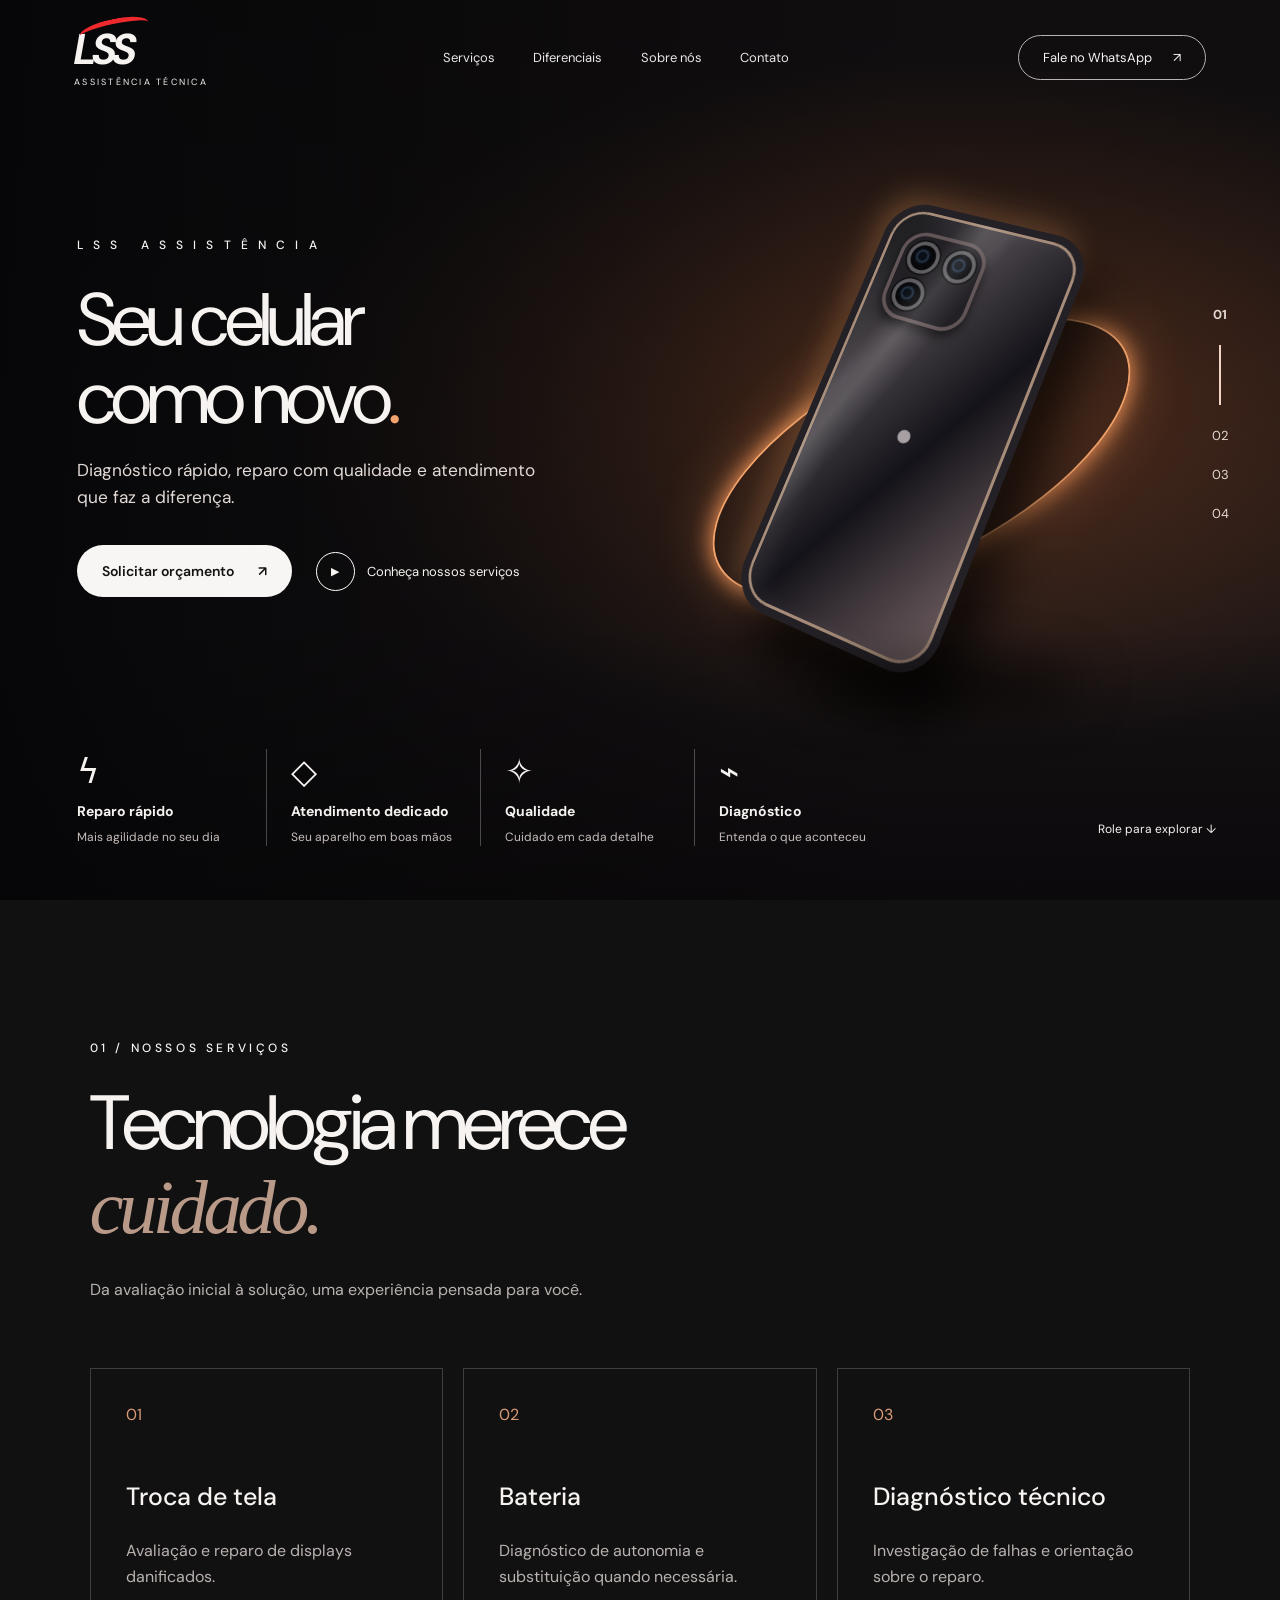
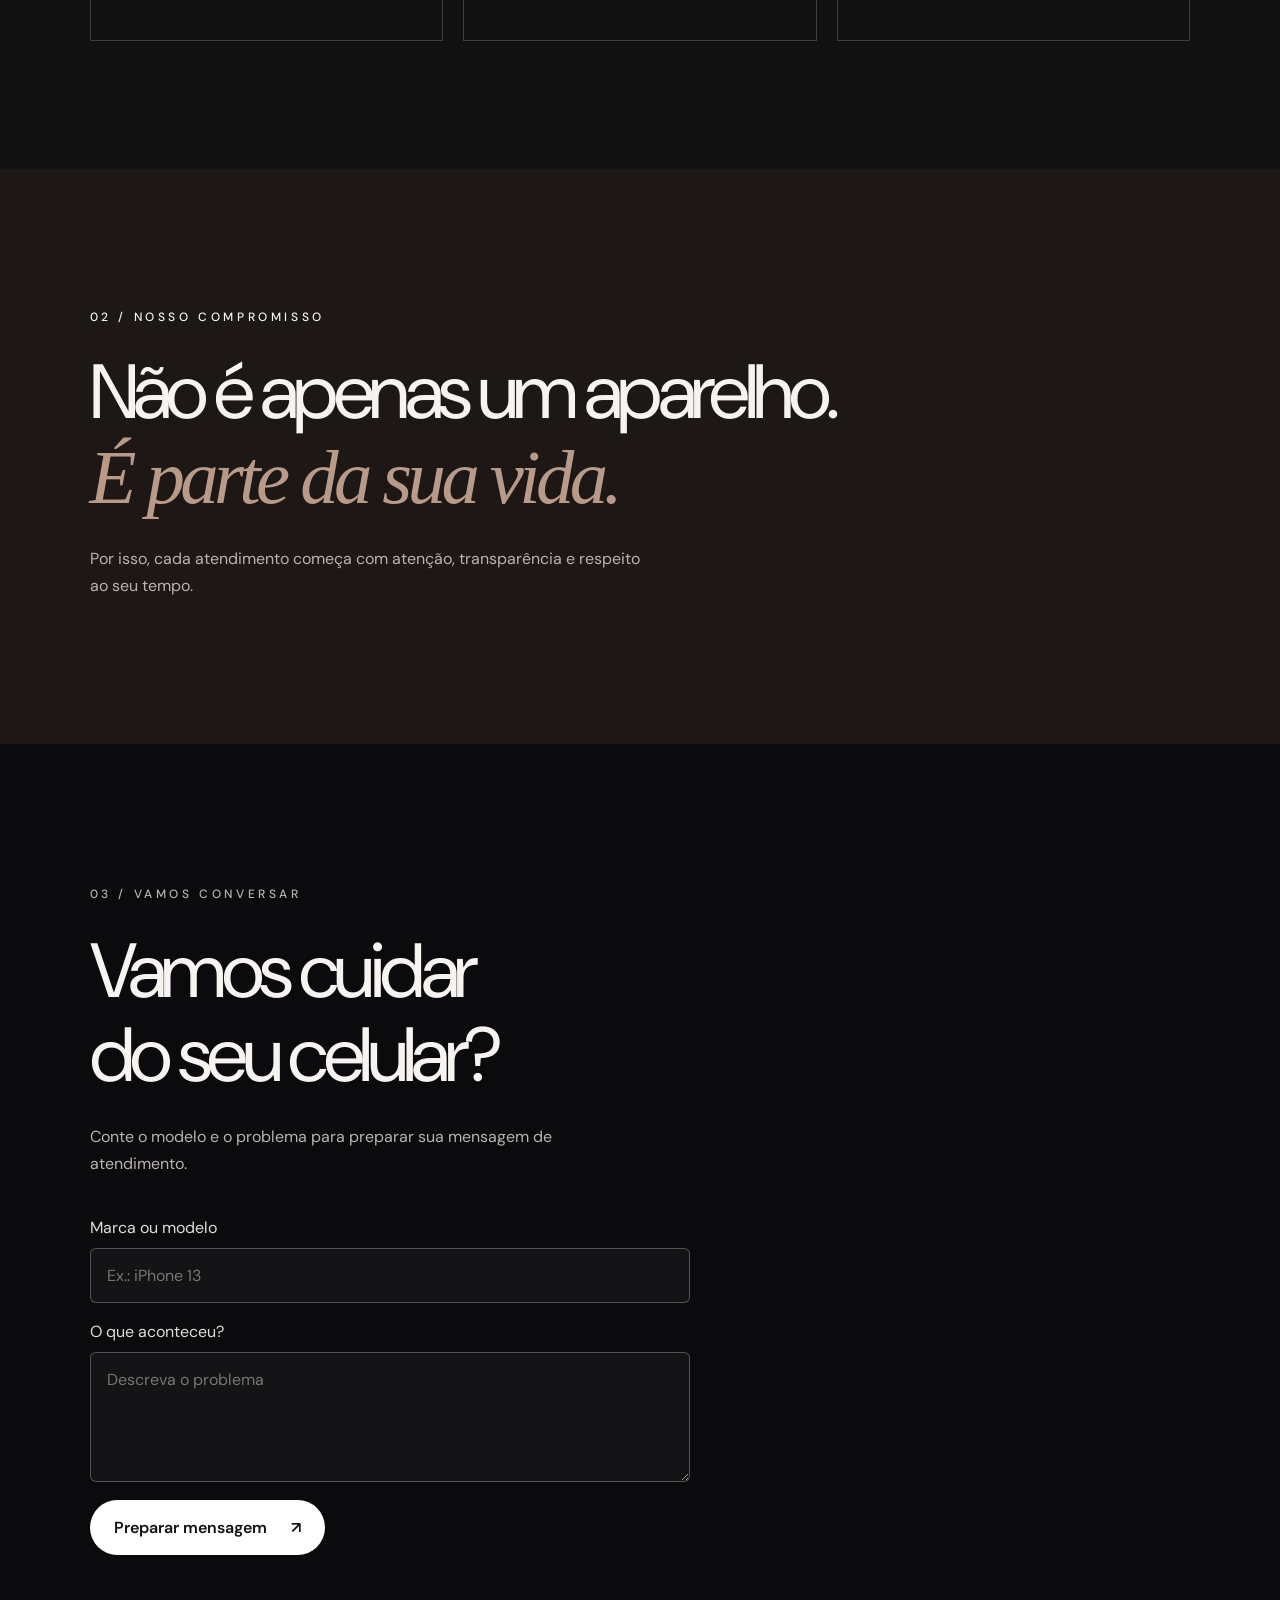
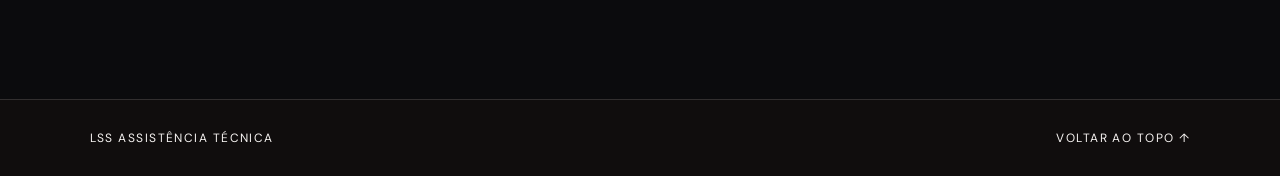
<file: index.html>
<!doctype html><html lang="pt-BR"><head><meta charset="utf-8"><meta name="viewport" content="width=device-width,initial-scale=1"><meta name="theme-color" content="#100d0d"><meta name="description" content="LSS Assistência Técnica — diagnóstico e reparo de celulares."><title>LSS | Assistência Técnica</title><link rel="preconnect" href="https://fonts.googleapis.com"><link rel="preconnect" href="https://fonts.gstatic.com" crossorigin><link href="https://fonts.googleapis.com/css2?family=DM+Sans:wght@400;500;600;700&display=swap" rel="stylesheet"><link rel="stylesheet" href="./style.css"></head><body><header class="header"><a class="logo" href="#inicio" aria-label="LSS início"><strong>LSS<span class="arc"></span></strong><small>ASSISTÊNCIA TÉCNICA</small></a><nav aria-label="Menu principal"><a href="#servicos">Serviços</a><a href="#diferenciais">Diferenciais</a><a href="#sobre">Sobre nós</a><a href="#contato">Contato</a></nav><a class="outline" href="#contato">Fale no WhatsApp <span>↗</span></a></header><main><section class="hero" id="inicio"><div class="landscape" aria-hidden="true"></div><div class="shade" aria-hidden="true"></div><div class="hero-copy"><p class="eyebrow">L S S &nbsp; A S S I S T Ê N C I A</p><h1>Seu celular<br>como novo<span>.</span></h1><p class="lead">Diagnóstico rápido, reparo com qualidade e atendimento que faz a diferença.</p><div class="actions"><a class="primary" href="#contato">Solicitar orçamento <span>↗</span></a><a class="secondary" href="#servicos"><span class="play">▶</span> Conheça nossos serviços</a></div></div><div class="phone-scene" aria-hidden="true"><div class="orbit"></div><div class="phone"><div class="camera"><i></i><i></i><i></i></div><div class="brand-mark">●</div><div class="phone-shine"></div></div><div class="phone-shadow"></div></div><div class="scene-index"><b>01</b><i></i><span>02</span><span>03</span><span>04</span></div><div class="benefits" id="diferenciais"><div><span class="symbol">ϟ</span><strong>Reparo rápido</strong><small>Mais agilidade no seu dia</small></div><div><span class="symbol">◇</span><strong>Atendimento dedicado</strong><small>Seu aparelho em boas mãos</small></div><div><span class="symbol">✧</span><strong>Qualidade</strong><small>Cuidado em cada detalhe</small></div><div><span class="symbol">⌁</span><strong>Diagnóstico</strong><small>Entenda o que aconteceu</small></div></div><a class="scroll" href="#servicos">Role para explorar ↓</a></section><section class="services" id="servicos"><div class="section-heading"><p class="eyebrow">01 / NOSSOS SERVIÇOS</p><h2>Tecnologia merece<br><em>cuidado.</em></h2><p>Da avaliação inicial à solução, uma experiência pensada para você.</p></div><div class="service-grid"><article><span>01</span><h3>Troca de tela</h3><p>Avaliação e reparo de displays danificados.</p></article><article><span>02</span><h3>Bateria</h3><p>Diagnóstico de autonomia e substituição quando necessária.</p></article><article><span>03</span><h3>Diagnóstico técnico</h3><p>Investigação de falhas e orientação sobre o reparo.</p></article></div></section><section class="about" id="sobre"><p class="eyebrow">02 / NOSSO COMPROMISSO</p><h2>Não é apenas um aparelho.<br><em>É parte da sua vida.</em></h2><p>Por isso, cada atendimento começa com atenção, transparência e respeito ao seu tempo.</p></section><section class="contact" id="contato"><p class="eyebrow">03 / VAMOS CONVERSAR</p><h2>Vamos cuidar<br>do seu celular?</h2><p>Conte o modelo e o problema para preparar sua mensagem de atendimento.</p><form id="form"><label>Marca ou modelo<input name="modelo" required placeholder="Ex.: iPhone 13"></label><label>O que aconteceu?<textarea name="problema" required placeholder="Descreva o problema"></textarea></label><button type="submit">Preparar mensagem <span>↗</span></button></form><p id="message" role="status"></p></section></main><footer><span>LSS ASSISTÊNCIA TÉCNICA</span><a href="#inicio">VOLTAR AO TOPO ↑</a></footer><script src="./script.js" defer></script></body></html>
</file>
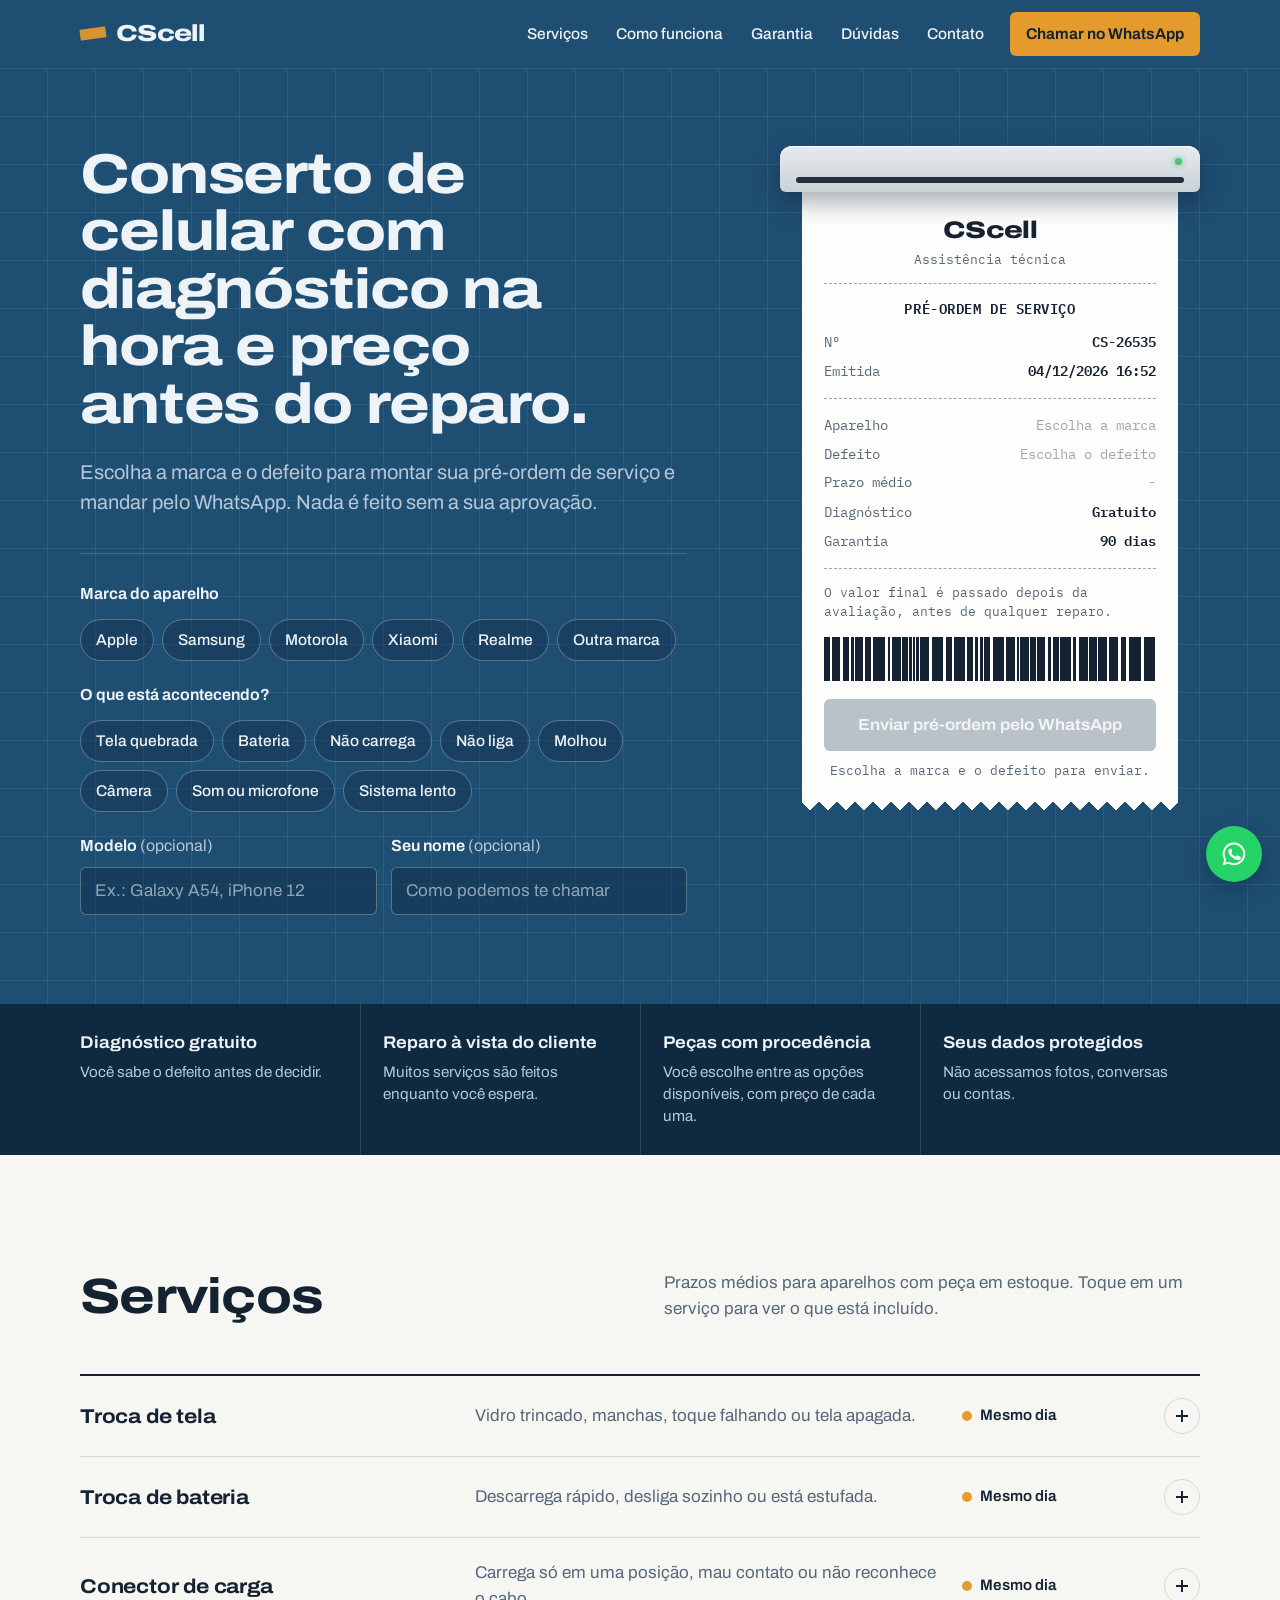
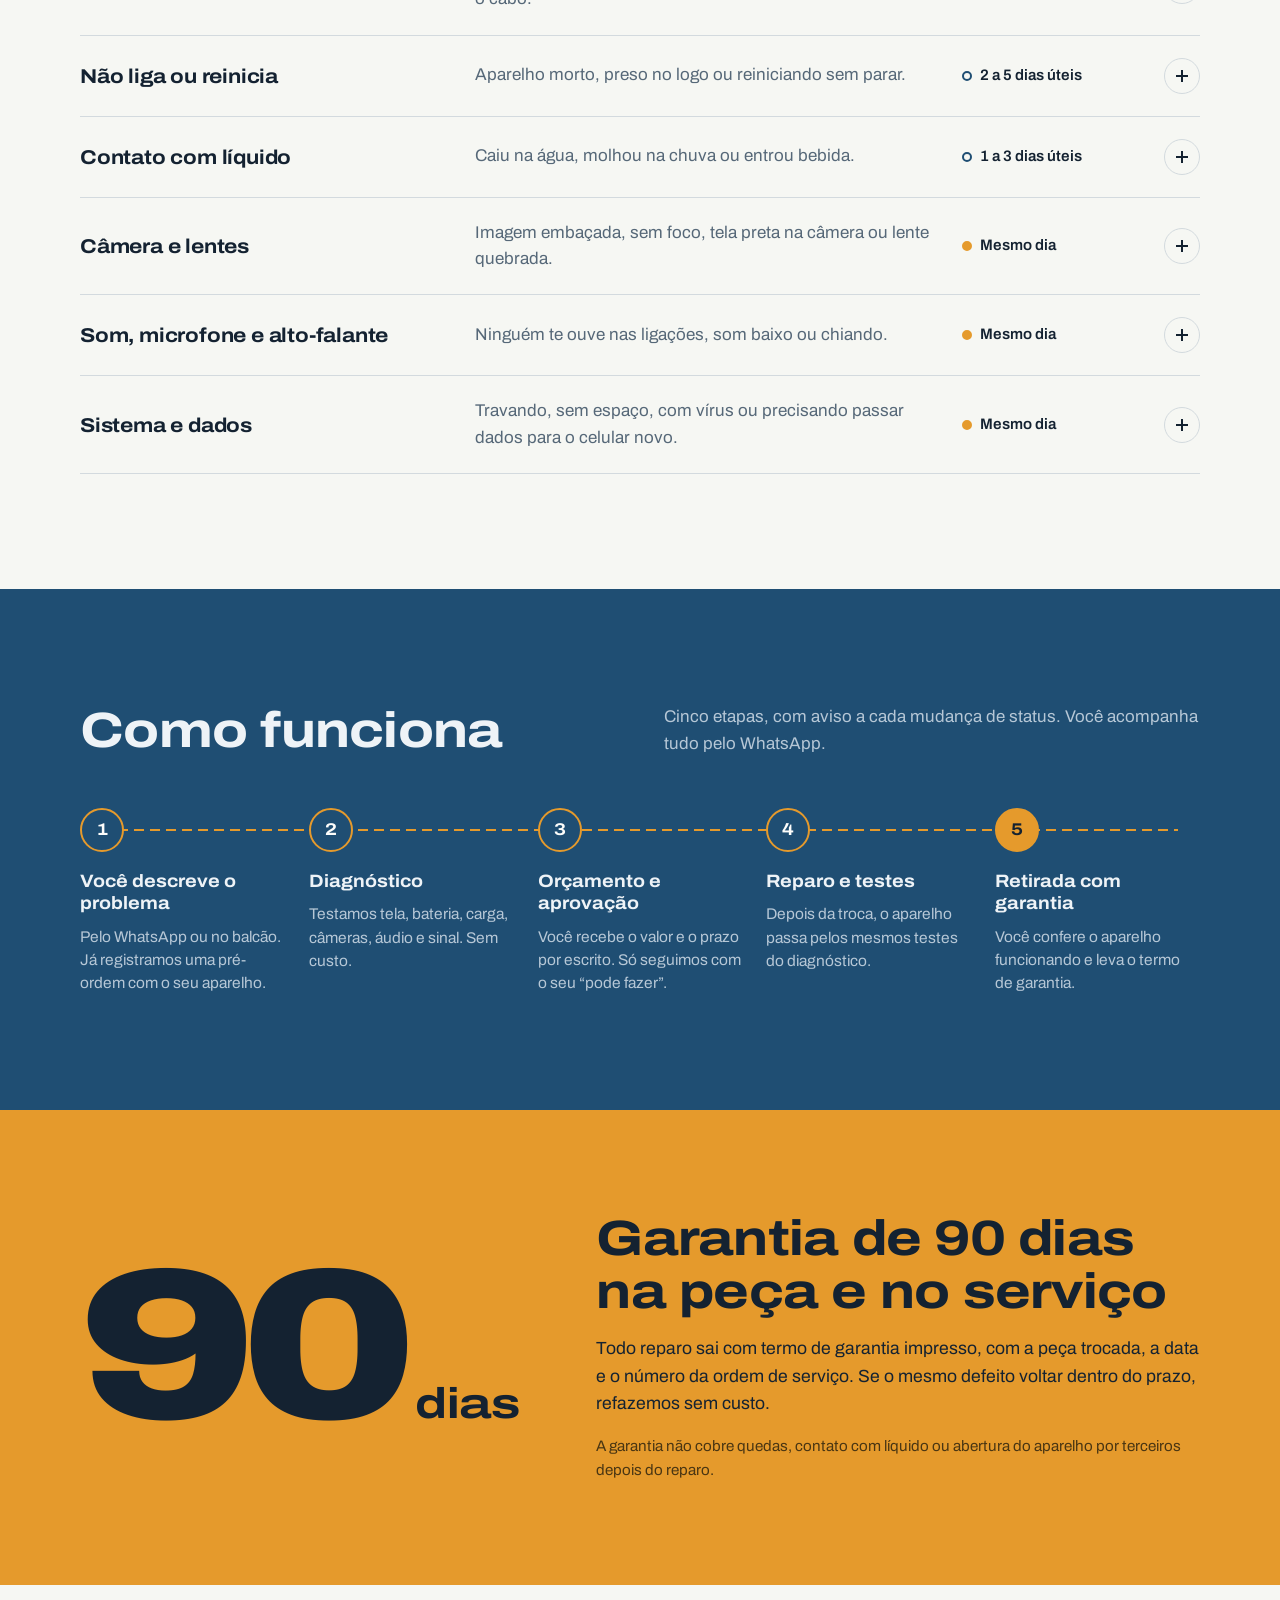
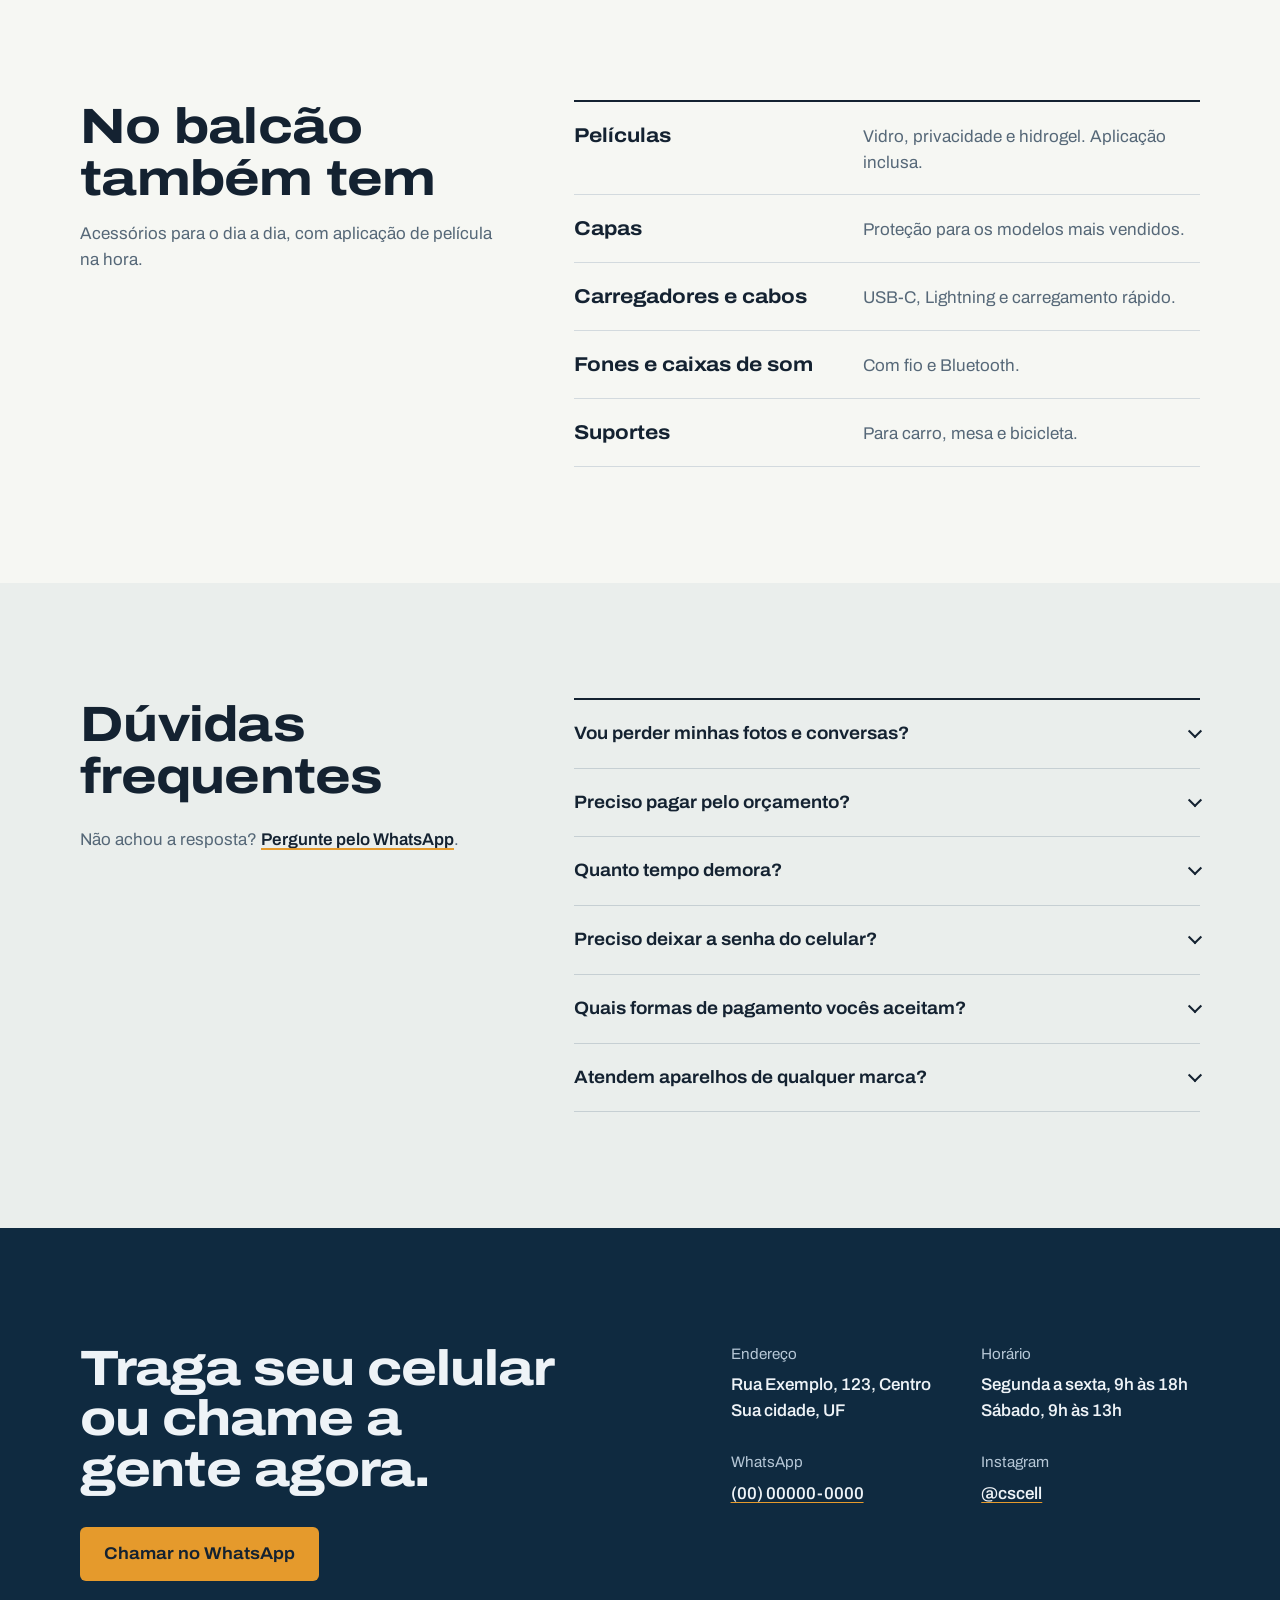
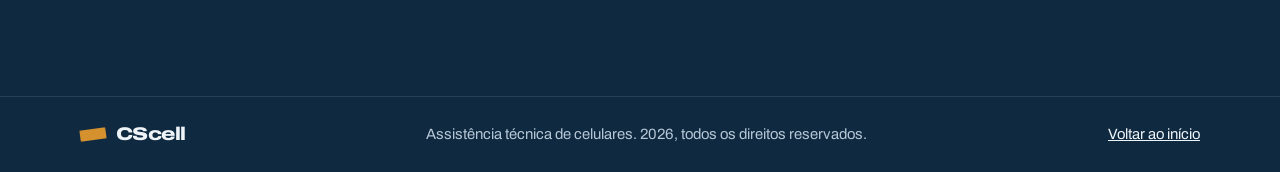
<file: cscell/index.html>
<!doctype html>
<html lang="pt-BR">
<head>
  <meta charset="utf-8">
  <meta name="viewport" content="width=device-width, initial-scale=1">
  <title>CScell | Assistência técnica de celulares</title>
  <meta name="description" content="CScell: conserto de celulares com diagnóstico gratuito, orçamento antes do reparo e garantia de 90 dias. Monte sua pré-ordem de serviço e envie pelo WhatsApp.">
  <meta name="theme-color" content="#1f4e73">
  <meta property="og:title" content="CScell | Assistência técnica de celulares">
  <meta property="og:description" content="Diagnóstico gratuito, orçamento antes do reparo e garantia de 90 dias.">
  <meta property="og:type" content="website">
  <link rel="icon" href="data:image/svg+xml,%3Csvg xmlns='http://www.w3.org/2000/svg' viewBox='0 0 32 32'%3E%3Crect width='32' height='32' rx='6' fill='%231f4e73'/%3E%3Crect x='7' y='13' width='18' height='6' fill='%23e59a2c'/%3E%3C/svg%3E">
  <link rel="preconnect" href="https://fonts.googleapis.com">
  <link rel="preconnect" href="https://fonts.gstatic.com" crossorigin>
  <link href="https://fonts.googleapis.com/css2?family=Archivo:wdth,wght@62..125,300..900&family=IBM+Plex+Mono:wght@400;500;600&display=swap" rel="stylesheet">
  <link rel="stylesheet" href="./style.css">
</head>
<body>
  <a class="skip" href="#conteudo">Pular para o conteúdo</a>

  <header class="topbar">
    <div class="wrap topbar__inner">
      <a class="brand" href="#inicio" aria-label="CScell, voltar ao início">
        <span class="brand__tape" aria-hidden="true"></span>
        <span class="brand__name">CScell</span>
      </a>
      <button class="menu-toggle" type="button" aria-expanded="false" aria-controls="menu">
        <span class="menu-toggle__bars" aria-hidden="true"></span>
        <span class="menu-toggle__label">Menu</span>
      </button>
      <nav id="menu" class="menu" aria-label="Menu principal">
        <a href="#servicos">Serviços</a>
        <a href="#como-funciona">Como funciona</a>
        <a href="#garantia">Garantia</a>
        <a href="#duvidas">Dúvidas</a>
        <a href="#contato">Contato</a>
        <a class="menu__cta" data-wa href="#contato">Chamar no WhatsApp</a>
      </nav>
    </div>
  </header>

  <main id="conteudo">
    <!-- HERO + ORÇAMENTO -->
    <section class="bench" id="inicio" aria-labelledby="titulo">
      <div class="wrap bench__grid">
        <div class="bench__intro">
          <h1 id="titulo" class="display">Conserto de celular com diagnóstico na hora e preço antes do reparo.</h1>
          <p class="lead">Escolha a marca e o defeito para montar sua pré-ordem de serviço e mandar pelo WhatsApp. Nada é feito sem a sua aprovação.</p>

          <form class="picker" id="orcamento" novalidate>
            <fieldset class="picker__group">
              <legend>Marca do aparelho</legend>
              <div class="chips" id="brand-chips"></div>
            </fieldset>

            <fieldset class="picker__group">
              <legend>O que está acontecendo?</legend>
              <div class="chips" id="issue-chips"></div>
            </fieldset>

            <div class="picker__row">
              <label class="field">
                <span class="field__label">Modelo <span class="field__hint">(opcional)</span></span>
                <input type="text" id="model" name="model" autocomplete="off" maxlength="40" placeholder="Ex.: Galaxy A54, iPhone 12">
              </label>
              <label class="field">
                <span class="field__label">Seu nome <span class="field__hint">(opcional)</span></span>
                <input type="text" id="name" name="name" autocomplete="given-name" maxlength="40" placeholder="Como podemos te chamar">
              </label>
            </div>
          </form>
        </div>

        <div class="printer" aria-live="polite">
          <div class="printer__head" aria-hidden="true">
            <span class="printer__led"></span>
            <span class="printer__slot"></span>
          </div>
          <div class="printer__paper">
            <article class="ticket" id="ticket" aria-label="Pré-ordem de serviço">
              <header class="ticket__head">
                <strong>CScell</strong>
                <span>Assistência técnica</span>
              </header>
              <hr class="ticket__cut">
              <p class="ticket__title">Pré-ordem de serviço</p>
              <dl class="ticket__meta">
                <div><dt>Nº</dt><dd id="t-protocol">CS-00000</dd></div>
                <div><dt>Emitida</dt><dd id="t-date">--/--/---- --:--</dd></div>
              </dl>
              <hr class="ticket__cut">
              <dl class="ticket__lines">
                <div data-line="device"><dt>Aparelho</dt><dd id="t-device">Escolha a marca</dd></div>
                <div data-line="issue"><dt>Defeito</dt><dd id="t-issue">Escolha o defeito</dd></div>
                <div data-line="time"><dt>Prazo médio</dt><dd id="t-time">-</dd></div>
                <div><dt>Diagnóstico</dt><dd>Gratuito</dd></div>
                <div><dt>Garantia</dt><dd><span data-cfg="garantiaDias">90</span> dias</dd></div>
              </dl>
              <hr class="ticket__cut">
              <p class="ticket__note" id="t-note">O valor final é passado depois da avaliação, antes de qualquer reparo.</p>
              <div class="ticket__barcode" aria-hidden="true" id="t-barcode"></div>
              <a class="btn btn--ink ticket__send" id="send-order" target="_blank" rel="noopener" aria-disabled="true">Enviar pré-ordem pelo WhatsApp</a>
              <p class="ticket__status" id="t-status" role="status"></p>
            </article>
          </div>
        </div>
      </div>
    </section>

    <!-- FAIXA DE COMPROMISSOS -->
    <section class="pledges" aria-label="Compromissos">
      <ul class="wrap pledges__list">
        <li><strong>Diagnóstico gratuito</strong><span>Você sabe o defeito antes de decidir.</span></li>
        <li><strong>Reparo à vista do cliente</strong><span>Muitos serviços são feitos enquanto você espera.</span></li>
        <li><strong>Peças com procedência</strong><span>Você escolhe entre as opções disponíveis, com preço de cada uma.</span></li>
        <li><strong>Seus dados protegidos</strong><span>Não acessamos fotos, conversas ou contas.</span></li>
      </ul>
    </section>

    <!-- SERVIÇOS -->
    <section class="section services" id="servicos" aria-labelledby="servicos-titulo">
      <div class="wrap">
        <div class="section__head">
          <h2 id="servicos-titulo" class="heading">Serviços</h2>
          <p class="section__intro">Prazos médios para aparelhos com peça em estoque. Toque em um serviço para ver o que está incluído.</p>
        </div>
        <div class="service-table" id="service-list" role="list"></div>
      </div>
    </section>

    <!-- COMO FUNCIONA -->
    <section class="section process" id="como-funciona" aria-labelledby="processo-titulo">
      <div class="wrap">
        <div class="section__head">
          <h2 id="processo-titulo" class="heading">Como funciona</h2>
          <p class="section__intro">Cinco etapas, com aviso a cada mudança de status. Você acompanha tudo pelo WhatsApp.</p>
        </div>
        <ol class="track">
          <li class="track__step">
            <span class="track__node" aria-hidden="true">1</span>
            <h3>Você descreve o problema</h3>
            <p>Pelo WhatsApp ou no balcão. Já registramos uma pré-ordem com o seu aparelho.</p>
          </li>
          <li class="track__step">
            <span class="track__node" aria-hidden="true">2</span>
            <h3>Diagnóstico</h3>
            <p>Testamos tela, bateria, carga, câmeras, áudio e sinal. Sem custo.</p>
          </li>
          <li class="track__step">
            <span class="track__node" aria-hidden="true">3</span>
            <h3>Orçamento e aprovação</h3>
            <p>Você recebe o valor e o prazo por escrito. Só seguimos com o seu “pode fazer”.</p>
          </li>
          <li class="track__step">
            <span class="track__node" aria-hidden="true">4</span>
            <h3>Reparo e testes</h3>
            <p>Depois da troca, o aparelho passa pelos mesmos testes do diagnóstico.</p>
          </li>
          <li class="track__step">
            <span class="track__node" aria-hidden="true">5</span>
            <h3>Retirada com garantia</h3>
            <p>Você confere o aparelho funcionando e leva o termo de garantia.</p>
          </li>
        </ol>
      </div>
    </section>

    <!-- GARANTIA -->
    <section class="warranty" id="garantia" aria-labelledby="garantia-titulo">
      <div class="wrap warranty__grid">
        <p class="warranty__big" aria-hidden="true"><span data-cfg="garantiaDias">90</span><small>dias</small></p>
        <div class="warranty__copy">
          <h2 id="garantia-titulo" class="heading">Garantia de <span data-cfg="garantiaDias">90</span> dias na peça e no serviço</h2>
          <p>Todo reparo sai com termo de garantia impresso, com a peça trocada, a data e o número da ordem de serviço. Se o mesmo defeito voltar dentro do prazo, refazemos sem custo.</p>
          <p class="warranty__fine">A garantia não cobre quedas, contato com líquido ou abertura do aparelho por terceiros depois do reparo.</p>
        </div>
      </div>
    </section>

    <!-- BALCÃO / ACESSÓRIOS -->
    <section class="section counter" aria-labelledby="balcao-titulo">
      <div class="wrap counter__grid">
        <div>
          <h2 id="balcao-titulo" class="heading">No balcão também tem</h2>
          <p class="section__intro">Acessórios para o dia a dia, com aplicação de película na hora.</p>
        </div>
        <ul class="counter__list">
          <li><strong>Películas</strong><span>Vidro, privacidade e hidrogel. Aplicação inclusa.</span></li>
          <li><strong>Capas</strong><span>Proteção para os modelos mais vendidos.</span></li>
          <li><strong>Carregadores e cabos</strong><span>USB-C, Lightning e carregamento rápido.</span></li>
          <li><strong>Fones e caixas de som</strong><span>Com fio e Bluetooth.</span></li>
          <li><strong>Suportes</strong><span>Para carro, mesa e bicicleta.</span></li>
        </ul>
      </div>
    </section>

    <!-- DÚVIDAS -->
    <section class="section faq" id="duvidas" aria-labelledby="duvidas-titulo">
      <div class="wrap faq__grid">
        <div class="section__head section__head--stack">
          <h2 id="duvidas-titulo" class="heading">Dúvidas frequentes</h2>
          <p class="section__intro">Não achou a resposta? <a data-wa href="#contato">Pergunte pelo WhatsApp</a>.</p>
        </div>
        <div class="faq__list">
          <details>
            <summary>Vou perder minhas fotos e conversas?</summary>
            <p>Na maioria dos reparos, como tela, bateria e conector, os dados continuam no aparelho. Quando o serviço envolve o sistema, avisamos antes e ajudamos a fazer o backup.</p>
          </details>
          <details>
            <summary>Preciso pagar pelo orçamento?</summary>
            <p>Não. O diagnóstico é gratuito e você só paga se aprovar o reparo.</p>
          </details>
          <details>
            <summary>Quanto tempo demora?</summary>
            <p>Troca de tela, bateria e conector costumam sair no mesmo dia quando a peça está em estoque. Reparos de placa e aparelhos molhados levam de 1 a 5 dias úteis. O prazo exato vem junto com o orçamento.</p>
          </details>
          <details>
            <summary>Preciso deixar a senha do celular?</summary>
            <p>Só quando é necessário para testar o funcionamento depois do reparo. Se preferir, os testes podem ser feitos na sua frente, na retirada.</p>
          </details>
          <details>
            <summary>Quais formas de pagamento vocês aceitam?</summary>
            <p>Pix, dinheiro e cartões de débito e crédito, com parcelamento no crédito.</p>
          </details>
          <details>
            <summary>Atendem aparelhos de qualquer marca?</summary>
            <p>Sim. Trabalhamos com Apple, Samsung, Motorola, Xiaomi, Realme e outras marcas. Se a peça do seu modelo não estiver em estoque, encomendamos e informamos o prazo.</p>
          </details>
        </div>
      </div>
    </section>

    <!-- CONTATO -->
    <section class="contact" id="contato" aria-labelledby="contato-titulo">
      <div class="wrap contact__grid">
        <div>
          <h2 id="contato-titulo" class="display display--contact">Traga seu celular ou chame a gente agora.</h2>
          <a class="btn btn--tape" data-wa href="#contato">Chamar no WhatsApp</a>
        </div>
        <dl class="contact__info">
          <div>
            <dt>Endereço</dt>
            <dd><span data-cfg="endereco">Rua Exemplo, 123, Centro</span><br><span data-cfg="cidade">Sua cidade, UF</span></dd>
          </div>
          <div>
            <dt>Horário</dt>
            <dd data-cfg-list="horario">Segunda a sexta, 9h às 18h<br>Sábado, 9h às 13h</dd>
          </div>
          <div>
            <dt>WhatsApp</dt>
            <dd><a data-wa data-cfg="telefone" href="#contato">(00) 00000-0000</a></dd>
          </div>
          <div>
            <dt>Instagram</dt>
            <dd><a data-ig data-cfg="instagram" href="#contato" target="_blank" rel="noopener">@cscell</a></dd>
          </div>
        </dl>
      </div>
    </section>
  </main>

  <footer class="footer">
    <div class="wrap footer__inner">
      <span class="brand brand--footer"><span class="brand__tape" aria-hidden="true"></span><span class="brand__name">CScell</span></span>
      <p>Assistência técnica de celulares. <span id="year">2026</span>, todos os direitos reservados.</p>
      <a href="#inicio">Voltar ao início</a>
    </div>
  </footer>

  <a class="wa-float" data-wa href="#contato" aria-label="Chamar a CScell no WhatsApp">
    <svg viewBox="0 0 24 24" aria-hidden="true"><path d="M12 2.2a9.7 9.7 0 0 0-8.4 14.6L2.3 21.7l5-1.3A9.7 9.7 0 1 0 12 2.2Zm0 17.7a8 8 0 0 1-4.1-1.1l-.3-.2-3 .8.8-2.9-.2-.3A8 8 0 1 1 12 19.9Zm4.4-6c-.2-.1-1.4-.7-1.6-.8-.2-.1-.4-.1-.5.1l-.8.9c-.1.2-.3.2-.5.1a6.6 6.6 0 0 1-3.3-2.9c-.2-.4.2-.4.7-1.3.1-.1 0-.3 0-.4l-.7-1.8c-.2-.5-.4-.4-.5-.4h-.5a1 1 0 0 0-.7.3 3 3 0 0 0-.9 2.2 5.2 5.2 0 0 0 1.1 2.7 11.8 11.8 0 0 0 4.5 4c1.7.7 2.3.8 3.2.6a2.7 2.7 0 0 0 1.8-1.2 2.2 2.2 0 0 0 .1-1.3c0-.1-.2-.2-.4-.3Z"/></svg>
  </a>

  <script src="./script.js" defer></script>
</body>
</html>
</file>
<file: style.css>
:root{color-scheme:dark;--text:#f6f3f1;--muted:#b9b3b0}*{box-sizing:border-box}html{scroll-behavior:smooth}body{margin:0;background:#100d0d;color:var(--text);font-family:"DM Sans",Arial,sans-serif}a{color:inherit;text-decoration:none}button,input,textarea{font:inherit}button{cursor:pointer}.header{position:absolute;z-index:20;top:0;left:0;right:0;display:flex;justify-content:space-between;align-items:center;padding:28px clamp(24px,5.8vw,100px);gap:24px}.logo{display:flex;flex-direction:column;line-height:1;min-width:140px}.logo strong{font-style:italic;font-size:43px;letter-spacing:-.1em;position:relative;width:max-content}.arc{position:absolute;right:-18px;top:-9px;width:70px;height:20px;border-top:5px solid #ed292e;border-radius:50%;transform:rotate(-12deg)}.logo small{font-size:9px;letter-spacing:.25em;margin-top:7px}.header nav{display:flex;gap:clamp(18px,3vw,48px)}.header nav a{font-size:13px;color:#e9e7e7}.header nav a:hover{color:white}.outline{border:1px solid #b8b2b0;border-radius:40px;padding:13px 24px;white-space:nowrap;font-size:13px}.outline span{margin-left:18px}.hero{position:relative;min-height:850px;height:100svh;max-height:1200px;overflow:hidden;isolation:isolate;background:#161315}.landscape{position:absolute;inset:0;z-index:-3;background-image:url('https://images.unsplash.com/photo-1500534623283-312aade485b7?auto=format&fit=crop&w=2200&q=85');background-size:cover;background-position:center;filter:brightness(.55) saturate(.72);transform:scale(1.08);animation:landscape 20s ease-in-out infinite alternate}.shade{position:absolute;inset:0;z-index:-2;background:linear-gradient(90deg,rgba(5,5,7,.9) 0%,rgba(8,7,8,.58) 35%,rgba(10,8,8,.08) 70%),linear-gradient(0deg,#0b090b 0%,transparent 30%,rgba(0,0,0,.28) 100%),radial-gradient(ellipse at 75% 45%,rgba(231,115,53,.35),transparent 50%)}.hero-copy{position:absolute;z-index:5;top:25%;left:clamp(24px,6vw,100px);width:min(570px,45%)}.eyebrow{letter-spacing:.3em;font-size:12px;font-weight:500}.hero h1{font-size:clamp(55px,5.8vw,108px);font-weight:400;letter-spacing:-.065em;line-height:1.05;margin:28px 0 20px}.hero h1 span{color:#f2a26c}.lead{color:#e1d9d5;font-size:clamp(16px,1.35vw,21px);line-height:1.55;max-width:460px}.actions{display:flex;align-items:center;gap:24px;margin-top:35px;flex-wrap:wrap}.primary{background:#f7f6f4;color:#141212;border-radius:50px;padding:17px 25px;font-size:14px;font-weight:600;display:inline-flex;gap:24px;align-items:center}.primary:hover{background:#f1c8a8}.secondary{display:inline-flex;align-items:center;gap:12px;font-size:13px}.play{border:1px solid white;border-radius:50%;height:39px;width:39px;display:grid;place-items:center;font-size:11px}.phone-scene{position:absolute;right:10%;top:18%;width:36vw;height:62vh;max-width:600px;perspective:1000px;animation:float 6s ease-in-out infinite}.phone{position:absolute;left:23%;top:6%;width:49%;height:82%;border-radius:42px;border:8px solid #242126;background:linear-gradient(120deg,#0c0d10 0%,#494449 28%,#141319 58%,#716063 100%);box-shadow:inset 0 0 0 3px #a68c79,inset 18px 0 25px #ffffff0d,30px 35px 50px #000b,-12px -10px 30px #f8aa6740;transform:rotate(19deg) rotateY(-23deg) rotateX(8deg);overflow:hidden}.phone:after{content:'';position:absolute;inset:0;background:linear-gradient(110deg,transparent 20%,#fff2 28%,transparent 38%)}.camera{position:absolute;left:9%;top:5%;width:47%;aspect-ratio:1;background:#222025;border:4px solid #625558;border-radius:26px;box-shadow:0 6px 12px #0009}.camera i{position:absolute;width:39%;aspect-ratio:1;background:radial-gradient(circle at 45% 45%,#0a0e16 0 20%,#26374b 28%,#090a0f 40%,#070709 65%);border:4px solid #5e5c61;border-radius:50%;box-shadow:0 0 0 2px #111}.camera i:nth-child(1){top:7%;left:7%}.camera i:nth-child(2){top:7%;right:7%}.camera i:nth-child(3){bottom:7%;left:7%}.brand-mark{position:absolute;left:45%;top:48%;font-size:32px;color:#a6a0a2}.orbit{position:absolute;top:35%;left:0;width:100%;height:36%;border:2px solid #f4a36a;border-radius:50%;transform:rotate(-28deg);box-shadow:0 0 22px #ff9c5d,0 0 60px #ff9c5d55;animation:orbit 7s ease-in-out infinite alternate}.phone-shadow{position:absolute;bottom:2%;left:25%;width:60%;height:9%;border-radius:50%;background:#0009;filter:blur(25px)}.scene-index{position:absolute;right:4%;top:34%;display:flex;flex-direction:column;align-items:center;gap:22px;color:#e2d6d1;font-size:13px}.scene-index i{height:60px;width:2px;background:#f2d4c4}.benefits{position:absolute;left:6%;bottom:6%;display:grid;grid-template-columns:repeat(4,minmax(0,1fr));width:65%;gap:24px}.benefits>div{display:flex;flex-direction:column;gap:8px;border-right:1px solid #ffffff44;padding-right:15px}.benefits>div:last-child{border:0}.benefits .symbol{font-size:34px;font-weight:300}.benefits strong{font-size:14px}.benefits small{color:#c8bfbc;font-size:12px;line-height:1.5}.scroll{position:absolute;bottom:7%;right:5%;font-size:12px}.services,.about,.contact{padding:clamp(80px,10vw,160px) clamp(24px,7vw,120px)}.services{background:#121112}.section-heading h2,.about h2,.contact h2{font-weight:400;font-size:clamp(46px,6vw,90px);letter-spacing:-.06em;line-height:1.1;margin:25px 0}.section-heading em,.about em{font-family:Georgia,serif;font-weight:400;color:#b99a89}.section-heading>p:last-child,.about>p:last-child,.contact>p{color:var(--muted);max-width:560px;line-height:1.7}.service-grid{display:grid;grid-template-columns:repeat(3,1fr);gap:20px;margin-top:65px}.service-grid article{border:1px solid #ffffff30;padding:35px;min-height:245px;transition:background .3s,transform .3s}.service-grid article:hover{background:#ffffff0c;transform:translateY(-7px)}.service-grid article span{color:#d99a77}.service-grid h3{font-weight:500;font-size:25px;margin-top:55px}.service-grid p{color:var(--muted);line-height:1.6}.about{background:#1d1716}.contact{background:#0b0b0d}.contact form{display:grid;gap:18px;max-width:600px;margin-top:40px}.contact label{display:grid;gap:10px;color:#ddd}.contact input,.contact textarea{background:#ffffff0a;border:1px solid #ffffff44;border-radius:6px;padding:16px;color:white;width:100%}.contact textarea{min-height:130px;resize:vertical}.contact button{background:white;color:#111;border:0;border-radius:40px;padding:17px 24px;justify-self:start;font-weight:600}.contact button span{margin-left:20px}footer{display:flex;justify-content:space-between;gap:20px;padding:30px 7vw;font-size:12px;letter-spacing:.12em;border-top:1px solid #ffffff24}@keyframes float{50%{transform:translateY(-18px) rotate(1deg)}}@keyframes orbit{to{transform:rotate(-15deg) scale(1.05)}}@keyframes landscape{to{transform:scale(1.16) translateX(-1%)}}@media(max-width:900px){.header nav{display:none}.hero{min-height:760px;max-height:none}.hero-copy{top:20%;width:80%}.phone-scene{right:0;top:37%;width:65vw;height:37vh;opacity:.95}.benefits{width:88%;bottom:6%;gap:10px}.benefits strong{font-size:12px}.benefits small{font-size:10px}.scene-index{display:none}.scroll{display:none}.service-grid{grid-template-columns:1fr}}@media(max-width:580px){.header{padding:20px}.logo strong{font-size:33px}.logo small{font-size:7px}.outline{padding:11px 13px;font-size:10px}.outline span{margin-left:5px}.hero{min-height:850px;height:100svh}.hero-copy{top:17%;left:23px;width:calc(100% - 46px)}.hero h1{font-size:clamp(51px,12vw,70px);margin:17px 0}.lead{font-size:15px;max-width:310px}.actions{gap:14px;margin-top:22px}.primary{padding:14px 17px;font-size:12px}.secondary{font-size:11px}.phone-scene{width:90vw;height:340px;right:-7%;top:43%}.phone{border-radius:28px;border-width:5px}.camera{border-radius:17px}.benefits{grid-template-columns:repeat(2,1fr);bottom:3%;left:6%;row-gap:14px}.benefits>div{gap:3px}.benefits .symbol{font-size:21px}.benefits small{display:none}.services,.about,.contact{padding:75px 24px}.service-grid{margin-top:35px}.service-grid article{min-height:190px}.service-grid h3{margin-top:35px}footer{flex-direction:column}}@media(prefers-reduced-motion:reduce){*,*:before,*:after{animation:none!important;scroll-behavior:auto!important}}
</file>
<file: cscell/style.css>
/* CScell — tokens
   Paleta tirada da bancada de reparo:
   tapete antiestático (azul), fita Kapton (âmbar), papel térmico da OS (branco). */
:root {
  --mat: #1f4e73;
  --mat-deep: #163a57;
  --mat-ink: #0f2a40;
  --mat-line: rgba(255, 255, 255, 0.07);
  --kapton: #e59a2c;
  --kapton-soft: #f6d9a8;
  --paper: #f6f7f3;
  --thermal: #fdfdfb;
  --ink: #142231;
  --muted: #566878;
  --rule: #d3dade;
  --on-mat: #eef3f7;
  --on-mat-muted: #b6c7d6;

  --font: "Archivo", "Helvetica Neue", Arial, sans-serif;
  --mono: "IBM Plex Mono", ui-monospace, Menlo, Consolas, monospace;

  /* escala tipográfica (razão ~1.25) */
  --t-sm: 0.875rem;
  --t-base: 1.0625rem;
  --t-md: 1.25rem;
  --t-lg: clamp(1.5rem, 1.1rem + 1.4vw, 2rem);
  --t-xl: clamp(2rem, 1.3rem + 2.6vw, 3.1rem);
  --t-display: clamp(2.1rem, 1.2rem + 2.9vw, 3.6rem);

  --wrap: 1200px;
  --gutter: clamp(16px, 4vw, 40px);
  --radius-s: 6px;
  --radius-m: 10px;
}

*,
*::before,
*::after { box-sizing: border-box; }

html { scroll-behavior: smooth; -webkit-text-size-adjust: 100%; }
@media (prefers-reduced-motion: reduce) {
  html { scroll-behavior: auto; }
  *, *::before, *::after { animation-duration: 0.01ms !important; transition-duration: 0.01ms !important; }
}

body {
  margin: 0;
  background: var(--paper);
  color: var(--ink);
  font-family: var(--font);
  font-size: var(--t-base);
  line-height: 1.55;
  font-variation-settings: "wdth" 100;
  -webkit-font-smoothing: antialiased;
  text-rendering: optimizeLegibility;
}

img, svg { display: block; max-width: 100%; }

/* faixa da área segura em celulares com notch, na cor do topo */
body::before {
  content: "";
  position: fixed;
  inset: 0 0 auto;
  height: env(safe-area-inset-top, 0px);
  z-index: 51;
  background: var(--mat);
}
a { color: inherit; }
h1, h2, h3, p, ul, ol, dl, dd { margin: 0; }
ul, ol { padding: 0; list-style: none; }

:focus-visible {
  outline: 3px solid var(--kapton);
  outline-offset: 3px;
  border-radius: 4px;
}

.wrap {
  width: 100%;
  max-width: var(--wrap);
  margin-inline: auto;
  padding-inline: var(--gutter);
}

.skip {
  position: absolute;
  left: 16px;
  top: -60px;
  z-index: 100;
  background: var(--kapton);
  color: var(--ink);
  padding: 10px 14px;
  border-radius: var(--radius-s);
  font-weight: 600;
  text-decoration: none;
}
.skip:focus { top: 12px; }

/* ---------- Tipografia ---------- */
.display {
  font-size: var(--t-display);
  font-weight: 760;
  font-variation-settings: "wdth" 118;
  line-height: 1.02;
  letter-spacing: -0.02em;
  text-wrap: balance;
}
.heading {
  font-size: var(--t-xl);
  font-weight: 740;
  font-variation-settings: "wdth" 118;
  line-height: 1.06;
  letter-spacing: -0.015em;
  text-wrap: balance;
}
.lead {
  font-size: var(--t-md);
  line-height: 1.5;
  max-width: 34em;
}

/* ---------- Botões ---------- */
.btn {
  display: inline-flex;
  align-items: center;
  justify-content: center;
  gap: 10px;
  min-height: 52px;
  padding: 14px 24px;
  border: 0;
  border-radius: var(--radius-s);
  font: inherit;
  font-weight: 650;
  font-variation-settings: "wdth" 108;
  text-decoration: none;
  cursor: pointer;
  transition: transform 0.15s ease, background-color 0.15s ease, box-shadow 0.15s ease;
}
.btn:active { transform: translateY(1px); }
.btn--ink { background: var(--ink); color: var(--thermal); }
.btn--ink:hover { background: var(--mat-ink); }
.btn--ink[aria-disabled="true"] { background: #b9c2c9; color: #f2f4f5; cursor: not-allowed; }
.btn--tape {
  background: var(--kapton);
  color: var(--ink);
  box-shadow: 0 0 0 0 var(--kapton);
}
.btn--tape:hover { box-shadow: 0 0 0 4px rgba(229, 154, 44, 0.35); }

/* ---------- Topo ---------- */
.topbar {
  position: sticky;
  top: env(safe-area-inset-top, 0px);
  z-index: 50;
  background: var(--mat);
  color: var(--on-mat);
  border-bottom: 1px solid var(--mat-line);
}
.topbar__inner {
  display: flex;
  align-items: center;
  justify-content: space-between;
  gap: 24px;
  min-height: 68px;
}

.brand {
  display: inline-flex;
  align-items: center;
  gap: 10px;
  text-decoration: none;
  color: inherit;
}
.brand__tape {
  width: 26px;
  height: 11px;
  background: var(--kapton);
  border-radius: 1px;
  transform: rotate(-8deg);
  opacity: 0.92;
}
.brand__name {
  font-size: 1.45rem;
  font-weight: 820;
  font-variation-settings: "wdth" 125;
  letter-spacing: -0.03em;
  line-height: 1;
}

.menu {
  display: flex;
  align-items: center;
  gap: 4px;
}
.menu a {
  padding: 10px 12px;
  border-radius: var(--radius-s);
  font-size: 0.97rem;
  font-weight: 500;
  text-decoration: none;
  color: var(--on-mat);
}
.menu a:hover { background: rgba(255, 255, 255, 0.08); }
.menu .menu__cta {
  margin-left: 10px;
  background: var(--kapton);
  color: var(--ink);
  font-weight: 650;
  padding-inline: 16px;
}
.menu .menu__cta:hover { background: #f0a93f; }

.menu-toggle {
  display: none;
  align-items: center;
  gap: 10px;
  min-height: 44px;
  padding: 8px 12px;
  background: transparent;
  color: var(--on-mat);
  border: 1px solid rgba(255, 255, 255, 0.25);
  border-radius: var(--radius-s);
  font: inherit;
  font-weight: 600;
  cursor: pointer;
}
.menu-toggle__bars,
.menu-toggle__bars::before,
.menu-toggle__bars::after {
  display: block;
  width: 18px;
  height: 2px;
  background: currentColor;
  border-radius: 2px;
  transition: transform 0.2s ease, opacity 0.2s ease;
}
.menu-toggle__bars { position: relative; }
.menu-toggle__bars::before,
.menu-toggle__bars::after { content: ""; position: absolute; left: 0; }
.menu-toggle__bars::before { top: -6px; }
.menu-toggle__bars::after { top: 6px; }
.menu-toggle[aria-expanded="true"] .menu-toggle__bars { background: transparent; }
.menu-toggle[aria-expanded="true"] .menu-toggle__bars::before { transform: translateY(6px) rotate(45deg); }
.menu-toggle[aria-expanded="true"] .menu-toggle__bars::after { transform: translateY(-6px) rotate(-45deg); }

/* ---------- Bancada (hero) ---------- */
.bench {
  position: relative;
  background-color: var(--mat);
  /* marcações do tapete antiestático */
  background-image:
    linear-gradient(var(--mat-line) 1px, transparent 1px),
    linear-gradient(90deg, var(--mat-line) 1px, transparent 1px);
  background-size: 48px 48px;
  background-position: -1px -1px;
  color: var(--on-mat);
  padding-block: clamp(40px, 6vw, 88px) clamp(56px, 7vw, 104px);
  overflow: clip;
}
.bench__grid {
  display: grid;
  grid-template-columns: minmax(0, 1.15fr) minmax(0, 0.85fr);
  gap: clamp(32px, 5vw, 72px);
  align-items: start;
}
.bench__intro { display: grid; gap: 24px; }
.bench .lead { color: var(--on-mat-muted); }

.picker {
  display: grid;
  gap: 22px;
  margin-top: 12px;
  padding-top: 28px;
  border-top: 1px solid rgba(255, 255, 255, 0.16);
}
.picker__group {
  margin: 0;
  padding: 0;
  border: 0;
  min-width: 0;
}
.picker__group legend {
  padding: 0;
  margin-bottom: 12px;
  font-weight: 650;
  font-size: 1rem;
}
.chips {
  display: flex;
  flex-wrap: wrap;
  gap: 8px;
}
.chip { position: relative; }
.chip input {
  position: absolute;
  opacity: 0;
  inset: 0;
  margin: 0;
  cursor: pointer;
}
.chip span {
  display: inline-flex;
  align-items: center;
  min-height: 42px;
  padding: 8px 15px;
  border: 1px solid rgba(255, 255, 255, 0.28);
  border-radius: 999px;
  font-size: 0.97rem;
  font-weight: 500;
  color: var(--on-mat);
  background: rgba(15, 42, 64, 0.35);
  transition: background-color 0.15s ease, border-color 0.15s ease, color 0.15s ease;
  user-select: none;
}
.chip input:hover + span { border-color: rgba(255, 255, 255, 0.6); }
.chip input:checked + span {
  background: var(--thermal);
  border-color: var(--thermal);
  color: var(--ink);
  font-weight: 650;
}
.chip input:focus-visible + span {
  outline: 3px solid var(--kapton);
  outline-offset: 2px;
}

.picker__row {
  display: grid;
  grid-template-columns: 1fr 1fr;
  gap: 14px;
}
.field { display: grid; gap: 8px; }
.field__label { font-weight: 650; font-size: 1rem; }
.field__hint { font-weight: 400; color: var(--on-mat-muted); }
.field input {
  width: 100%;
  min-height: 48px;
  padding: 10px 14px;
  border: 1px solid rgba(255, 255, 255, 0.28);
  border-radius: var(--radius-s);
  background: rgba(15, 42, 64, 0.45);
  color: var(--on-mat);
  font: inherit;
}
.field input::placeholder { color: #8ea6ba; }
.field input:focus { outline: none; border-color: var(--kapton); box-shadow: 0 0 0 3px rgba(229, 154, 44, 0.3); }

/* ---------- Impressora + ticket ---------- */
.printer {
  position: relative;
  max-width: 420px;
  width: 100%;
  justify-self: end;
  position: sticky;
  top: 92px;
}
.printer__head {
  position: relative;
  z-index: 2;
  height: 46px;
  border-radius: 12px 12px 6px 6px;
  background: linear-gradient(180deg, #e7ebee 0%, #c9d1d7 100%);
  box-shadow: 0 10px 24px rgba(8, 24, 38, 0.35), inset 0 1px 0 #fff;
}
.printer__led {
  position: absolute;
  top: 12px;
  right: 18px;
  width: 7px;
  height: 7px;
  border-radius: 50%;
  background: #4fc27a;
  box-shadow: 0 0 6px #4fc27a;
}
.printer__slot {
  position: absolute;
  left: 16px;
  right: 16px;
  bottom: 9px;
  height: 6px;
  border-radius: 3px;
  background: #24323f;
}
.printer__paper {
  position: relative;
  z-index: 1;
  margin: -6px 22px 0;
  overflow: hidden;
  padding-bottom: 18px;
}

.ticket {
  position: relative;
  background: var(--thermal);
  color: var(--ink);
  font-family: var(--mono);
  font-size: 0.86rem;
  line-height: 1.5;
  padding: 26px 22px 30px;
  box-shadow: 0 18px 36px rgba(8, 24, 38, 0.32);
  /* serrilhado do corte do papel */
  --tooth: 9px;
  -webkit-mask:
    linear-gradient(#000 0 0) top / 100% calc(100% - var(--tooth)) no-repeat,
    conic-gradient(from -45deg at bottom, #0000, #000 1deg 89deg, #0000 90deg) bottom / calc(var(--tooth) * 2) var(--tooth) repeat-x;
  mask:
    linear-gradient(#000 0 0) top / 100% calc(100% - var(--tooth)) no-repeat,
    conic-gradient(from -45deg at bottom, #0000, #000 1deg 89deg, #0000 90deg) bottom / calc(var(--tooth) * 2) var(--tooth) repeat-x;
}
.ticket.is-printing { animation: print 1.5s cubic-bezier(0.3, 0.7, 0.2, 1) both; }
@keyframes print {
  0% { transform: translateY(-100%); }
  55% { transform: translateY(-38%); }
  62% { transform: translateY(-40%); }
  100% { transform: translateY(0); }
}

.ticket__head {
  display: grid;
  justify-items: center;
  gap: 2px;
  text-align: center;
}
.ticket__head strong {
  font-family: var(--font);
  font-size: 1.5rem;
  font-weight: 820;
  font-variation-settings: "wdth" 125;
  letter-spacing: -0.03em;
}
.ticket__head span { font-size: 0.8rem; color: var(--muted); }
.ticket__cut {
  border: 0;
  border-top: 1.5px dashed #9aa6b0;
  margin: 14px 0;
}
.ticket__title {
  font-weight: 600;
  text-transform: uppercase;
  letter-spacing: 0.04em;
  text-align: center;
  margin-bottom: 10px;
}
.ticket__meta,
.ticket__lines { display: grid; gap: 4px; }
.ticket__meta div,
.ticket__lines div {
  display: flex;
  justify-content: space-between;
  align-items: baseline;
  gap: 14px;
  padding: 2px 6px;
  margin-inline: -6px;
  border-radius: 3px;
}
.ticket dt { color: var(--muted); flex: none; }
.ticket dd { text-align: right; font-weight: 600; overflow-wrap: anywhere; }
.ticket__lines .is-fresh { animation: ink 1.1s ease-out; }
@keyframes ink {
  0% { background: var(--kapton-soft); }
  100% { background: transparent; }
}
.ticket__lines dd.is-empty { color: #9aa6b0; font-weight: 400; }
.ticket__note { font-size: 0.8rem; color: var(--muted); }
.ticket__barcode {
  height: 44px;
  margin: 16px 0 18px;
  display: flex;
  align-items: stretch;
}
.ticket__barcode i { display: block; background: var(--ink); }
.ticket__send {
  width: 100%;
  font-family: var(--font);
  font-size: 1rem;
}
.ticket__status {
  min-height: 1.4em;
  margin-top: 10px;
  font-size: 0.8rem;
  color: var(--muted);
  text-align: center;
}

/* ---------- Faixa de compromissos ---------- */
.pledges {
  background: var(--mat-ink);
  color: var(--on-mat);
}
.pledges__list {
  display: grid;
  grid-template-columns: repeat(4, minmax(0, 1fr));
}
.pledges__list li {
  display: grid;
  align-content: start;
  gap: 4px;
  padding: 26px 22px 28px;
  border-left: 1px solid rgba(255, 255, 255, 0.12);
}
.pledges__list li:first-child { border-left: 0; padding-left: 0; }
.pledges__list strong { font-weight: 650; font-variation-settings: "wdth" 108; }
.pledges__list span { color: var(--on-mat-muted); font-size: 0.95rem; line-height: 1.45; }

/* ---------- Seções ---------- */
.section { padding-block: clamp(64px, 9vw, 120px); }
.section__head {
  display: grid;
  grid-template-columns: minmax(0, 1fr) minmax(0, 1fr);
  gap: 24px 48px;
  align-items: end;
  margin-bottom: clamp(32px, 4vw, 56px);
}
.section__head--stack { grid-template-columns: 1fr; align-items: start; }
.section__intro { color: var(--muted); max-width: 36em; font-size: 1.06rem; }
.section__intro a { color: var(--ink); font-weight: 600; text-decoration-color: var(--kapton); text-decoration-thickness: 2px; text-underline-offset: 3px; }

/* Serviços: tabela de bancada */
.service-table { border-top: 2px solid var(--ink); }
.service {
  border-bottom: 1px solid var(--rule);
}
.service__row {
  display: grid;
  grid-template-columns: minmax(0, 1.2fr) minmax(0, 1.5fr) 170px 44px;
  gap: 24px;
  align-items: center;
  width: 100%;
  padding: 22px 0;
  background: none;
  border: 0;
  color: inherit;
  font: inherit;
  text-align: left;
  cursor: pointer;
}
.service__name {
  font-size: var(--t-md);
  font-weight: 700;
  font-variation-settings: "wdth" 112;
  letter-spacing: -0.01em;
  line-height: 1.2;
}
.service__summary { color: var(--muted); }
.service__time {
  justify-self: start;
  display: inline-flex;
  align-items: center;
  gap: 8px;
  font-weight: 600;
  font-size: 0.95rem;
  white-space: nowrap;
}
.service__time::before {
  content: "";
  width: 10px;
  height: 10px;
  border-radius: 50%;
  border: 2px solid var(--mat);
}
.service__time[data-fast]::before { background: var(--kapton); border-color: var(--kapton); }
.service__plus {
  position: relative;
  width: 36px;
  height: 36px;
  border: 1px solid var(--rule);
  border-radius: 50%;
  justify-self: end;
  transition: background-color 0.15s ease, border-color 0.15s ease;
}
.service__plus::before,
.service__plus::after {
  content: "";
  position: absolute;
  left: 50%;
  top: 50%;
  width: 12px;
  height: 2px;
  background: var(--ink);
  transform: translate(-50%, -50%);
  transition: transform 0.2s ease;
}
.service__plus::after { transform: translate(-50%, -50%) rotate(90deg); }
.service__row:hover .service__plus { border-color: var(--ink); }
.service__row[aria-expanded="true"] .service__plus { background: var(--ink); border-color: var(--ink); }
.service__row[aria-expanded="true"] .service__plus::before,
.service__row[aria-expanded="true"] .service__plus::after { background: var(--thermal); }
.service__row[aria-expanded="true"] .service__plus::after { transform: translate(-50%, -50%) rotate(0deg); }

.service__detail {
  display: grid;
  grid-template-rows: 0fr;
  transition: grid-template-rows 0.28s ease;
}
.service__detail[data-open] { grid-template-rows: 1fr; }
.service__detail > div { overflow: hidden; }
.service__body {
  display: grid;
  grid-template-columns: minmax(0, 1.2fr) minmax(0, 1.5fr) auto;
  gap: 24px;
  padding: 0 0 28px;
  align-items: start;
}
.service__summary-full { color: var(--muted); visibility: hidden; }
.service__body ul { display: grid; gap: 6px; grid-column: 2; }
.service__body li {
  position: relative;
  padding-left: 20px;
}
.service__body li::before {
  content: "";
  position: absolute;
  left: 0;
  top: 0.62em;
  width: 10px;
  height: 2px;
  background: var(--kapton);
}
.service__quote {
  grid-column: 3;
  min-height: 46px;
  padding: 10px 18px;
  font-size: 0.95rem;
}

/* Como funciona: rastreio de status */
.process {
  background: var(--mat);
  color: var(--on-mat);
}
.process .section__intro { color: var(--on-mat-muted); }
.track {
  display: grid;
  grid-template-columns: repeat(5, minmax(0, 1fr));
  gap: 24px;
  counter-reset: none;
  position: relative;
}
.track::before {
  content: "";
  position: absolute;
  top: 21px;
  left: 22px;
  right: 22px;
  height: 2px;
  background: repeating-linear-gradient(90deg, var(--kapton) 0 10px, transparent 10px 16px);
}
.track__step { position: relative; display: grid; gap: 10px; align-content: start; }
.track__node {
  display: grid;
  place-items: center;
  width: 44px;
  height: 44px;
  border-radius: 50%;
  background: var(--mat);
  border: 2px solid var(--kapton);
  color: var(--thermal);
  font-weight: 700;
  font-variation-settings: "wdth" 115;
  position: relative;
  z-index: 1;
  margin-bottom: 8px;
}
.track__step:last-child .track__node { background: var(--kapton); color: var(--ink); }
.track h3 {
  font-size: 1.12rem;
  font-weight: 700;
  font-variation-settings: "wdth" 110;
  line-height: 1.25;
}
.track p { color: var(--on-mat-muted); font-size: 0.97rem; line-height: 1.5; }

/* Garantia: faixa de fita Kapton */
.warranty {
  background: var(--kapton);
  color: var(--ink);
  padding-block: clamp(56px, 8vw, 104px);
}
.warranty__grid {
  display: grid;
  grid-template-columns: auto minmax(0, 1fr);
  gap: clamp(28px, 6vw, 88px);
  align-items: center;
}
.warranty__big {
  display: flex;
  align-items: baseline;
  gap: 12px;
  font-size: clamp(6rem, 3rem + 13vw, 15rem);
  font-weight: 900;
  font-variation-settings: "wdth" 125;
  line-height: 0.82;
  letter-spacing: -0.06em;
}
.warranty__big small {
  font-size: 0.2em;
  font-weight: 700;
  letter-spacing: -0.01em;
}
.warranty__copy { display: grid; gap: 18px; max-width: 36em; }
.warranty__copy p { font-size: 1.1rem; }
.warranty__copy .warranty__fine { font-size: 0.95rem; color: #4a3613; }

/* Balcão */
.counter__grid {
  display: grid;
  grid-template-columns: minmax(0, 0.8fr) minmax(0, 1.2fr);
  gap: clamp(32px, 6vw, 88px);
  align-items: start;
}
.counter__grid .section__intro { margin-top: 16px; }
.counter__list { border-top: 2px solid var(--ink); }
.counter__list li {
  display: grid;
  grid-template-columns: minmax(0, 1fr) minmax(0, 1.25fr);
  gap: 20px;
  align-items: baseline;
  padding: 18px 0;
  border-bottom: 1px solid var(--rule);
}
.counter__list strong {
  font-size: var(--t-md);
  font-weight: 700;
  font-variation-settings: "wdth" 112;
}
.counter__list span { color: var(--muted); }

/* Dúvidas */
.faq { background: #eaeeec; }
.faq__grid {
  display: grid;
  grid-template-columns: minmax(0, 0.8fr) minmax(0, 1.2fr);
  gap: clamp(32px, 6vw, 88px);
  align-items: start;
}
.faq__grid .section__head { margin-bottom: 0; position: sticky; top: 100px; }
.faq__list { border-top: 2px solid var(--ink); }
.faq details { border-bottom: 1px solid #c6cfd3; }
.faq summary {
  display: flex;
  justify-content: space-between;
  align-items: center;
  gap: 20px;
  padding: 20px 0;
  font-size: 1.12rem;
  font-weight: 650;
  font-variation-settings: "wdth" 106;
  cursor: pointer;
  list-style: none;
}
.faq summary::-webkit-details-marker { display: none; }
.faq summary::after {
  content: "";
  flex: none;
  width: 10px;
  height: 10px;
  border-right: 2px solid var(--ink);
  border-bottom: 2px solid var(--ink);
  transform: rotate(45deg) translate(-2px, -2px);
  transition: transform 0.2s ease;
}
.faq details[open] summary::after { transform: rotate(-135deg) translate(-2px, -2px); }
.faq details p { padding: 0 0 22px; color: var(--muted); max-width: 40em; }

/* Contato */
.contact {
  background: var(--mat-ink);
  color: var(--on-mat);
  padding-block: clamp(64px, 9vw, 120px);
}
.contact__grid {
  display: grid;
  grid-template-columns: minmax(0, 1.1fr) minmax(0, 0.9fr);
  gap: clamp(40px, 6vw, 88px);
  align-items: start;
}
.display--contact { font-size: var(--t-xl); margin-bottom: 32px; max-width: 14em; }
.contact__info {
  display: grid;
  grid-template-columns: 1fr 1fr;
  gap: 28px 32px;
}
.contact__info dt { color: var(--on-mat-muted); font-size: 0.95rem; margin-bottom: 6px; }
.contact__info dd { font-weight: 550; line-height: 1.5; }
.contact__info a { text-decoration-color: var(--kapton); text-underline-offset: 3px; }

/* Rodapé */
.footer {
  background: var(--mat-ink);
  color: var(--on-mat-muted);
  border-top: 1px solid rgba(255, 255, 255, 0.1);
  font-size: 0.93rem;
}
.footer__inner {
  display: flex;
  align-items: center;
  justify-content: space-between;
  flex-wrap: wrap;
  gap: 12px 24px;
  padding-block: 26px;
}
.brand--footer { color: var(--on-mat); }
.brand--footer .brand__name { font-size: 1.15rem; }
.footer a { color: var(--on-mat); }

/* Botão flutuante */
.wa-float {
  position: fixed;
  right: 18px;
  bottom: 18px;
  z-index: 60;
  display: grid;
  place-items: center;
  width: 56px;
  height: 56px;
  border-radius: 50%;
  background: #25d366;
  color: #fff;
  box-shadow: 0 8px 22px rgba(8, 24, 38, 0.3);
  transition: transform 0.15s ease;
}
.wa-float:hover { transform: scale(1.06); }
.wa-float svg { width: 28px; height: 28px; fill: currentColor; }

/* ---------- Responsivo ---------- */
@media (max-width: 1020px) {
  .bench__grid { grid-template-columns: 1fr; }
  .printer { justify-self: center; position: relative; top: auto; }
  .pledges__list { grid-template-columns: repeat(2, minmax(0, 1fr)); }
  .pledges__list li:nth-child(3) { border-left: 0; padding-left: 0; }
  .pledges__list li:nth-child(n + 3) { border-top: 1px solid rgba(255, 255, 255, 0.12); }
  .track { grid-template-columns: 1fr; gap: 0; }
  .track::before {
    top: 22px;
    bottom: 22px;
    left: 21px;
    right: auto;
    width: 2px;
    height: auto;
    background: repeating-linear-gradient(180deg, var(--kapton) 0 10px, transparent 10px 16px);
  }
  .track__step {
    grid-template-columns: 44px minmax(0, 1fr);
    column-gap: 20px;
    row-gap: 4px;
    padding-bottom: 28px;
  }
  .track__node { grid-row: span 2; margin-bottom: 0; }
  .track h3 { padding-top: 10px; }
  .service__row { grid-template-columns: minmax(0, 1fr) 150px 44px; }
  .service__summary { display: none; }
  .service__summary-full { visibility: visible; }
  .service__body { grid-template-columns: 1fr; gap: 18px; }
  .service__body ul, .service__quote { grid-column: 1; justify-self: start; }
}

@media (max-width: 860px) {
  .menu-toggle { display: inline-flex; }
  .menu {
    position: absolute;
    top: 100%;
    left: 0;
    right: 0;
    display: none;
    flex-direction: column;
    align-items: stretch;
    gap: 2px;
    padding: 10px var(--gutter) 20px;
    background: var(--mat);
    border-bottom: 1px solid var(--mat-line);
    box-shadow: 0 18px 30px rgba(8, 24, 38, 0.3);
  }
  .menu.is-open { display: flex; }
  .menu a { padding: 14px 8px; font-size: 1.05rem; }
  .menu .menu__cta { margin: 10px 0 0; text-align: center; padding: 14px; }
  .section__head,
  .counter__grid,
  .faq__grid,
  .contact__grid,
  .warranty__grid { grid-template-columns: 1fr; }
  .faq__grid .section__head { position: static; }
}

@media (max-width: 600px) {
  :root { --t-base: 1rem; }
  .picker__row { grid-template-columns: 1fr; }
  .printer__paper { margin-inline: 14px; }
  .ticket { padding-inline: 16px; font-size: 0.82rem; }
  .pledges__list { grid-template-columns: 1fr; }
  .pledges__list li { border-left: 0; padding-left: 0; padding-block: 18px; }
  .pledges__list li + li { border-top: 1px solid rgba(255, 255, 255, 0.12); }
  .service__row { grid-template-columns: minmax(0, 1fr) 40px; gap: 6px 16px; padding: 18px 0; }
  .service__time { grid-column: 1; grid-row: 2; font-size: 0.9rem; }
  .service__plus { grid-column: 2; grid-row: 1 / span 2; }
  .counter__list li { grid-template-columns: 1fr; gap: 2px; }
  .contact__info { grid-template-columns: 1fr; }
  .warranty__big { font-size: clamp(5.5rem, 34vw, 9rem); }
  .wa-float { width: 52px; height: 52px; right: 14px; bottom: 14px; }
}
.service__detail[hidden] { display: none; }
main [id] { scroll-margin-top: 68px; }
</file>
